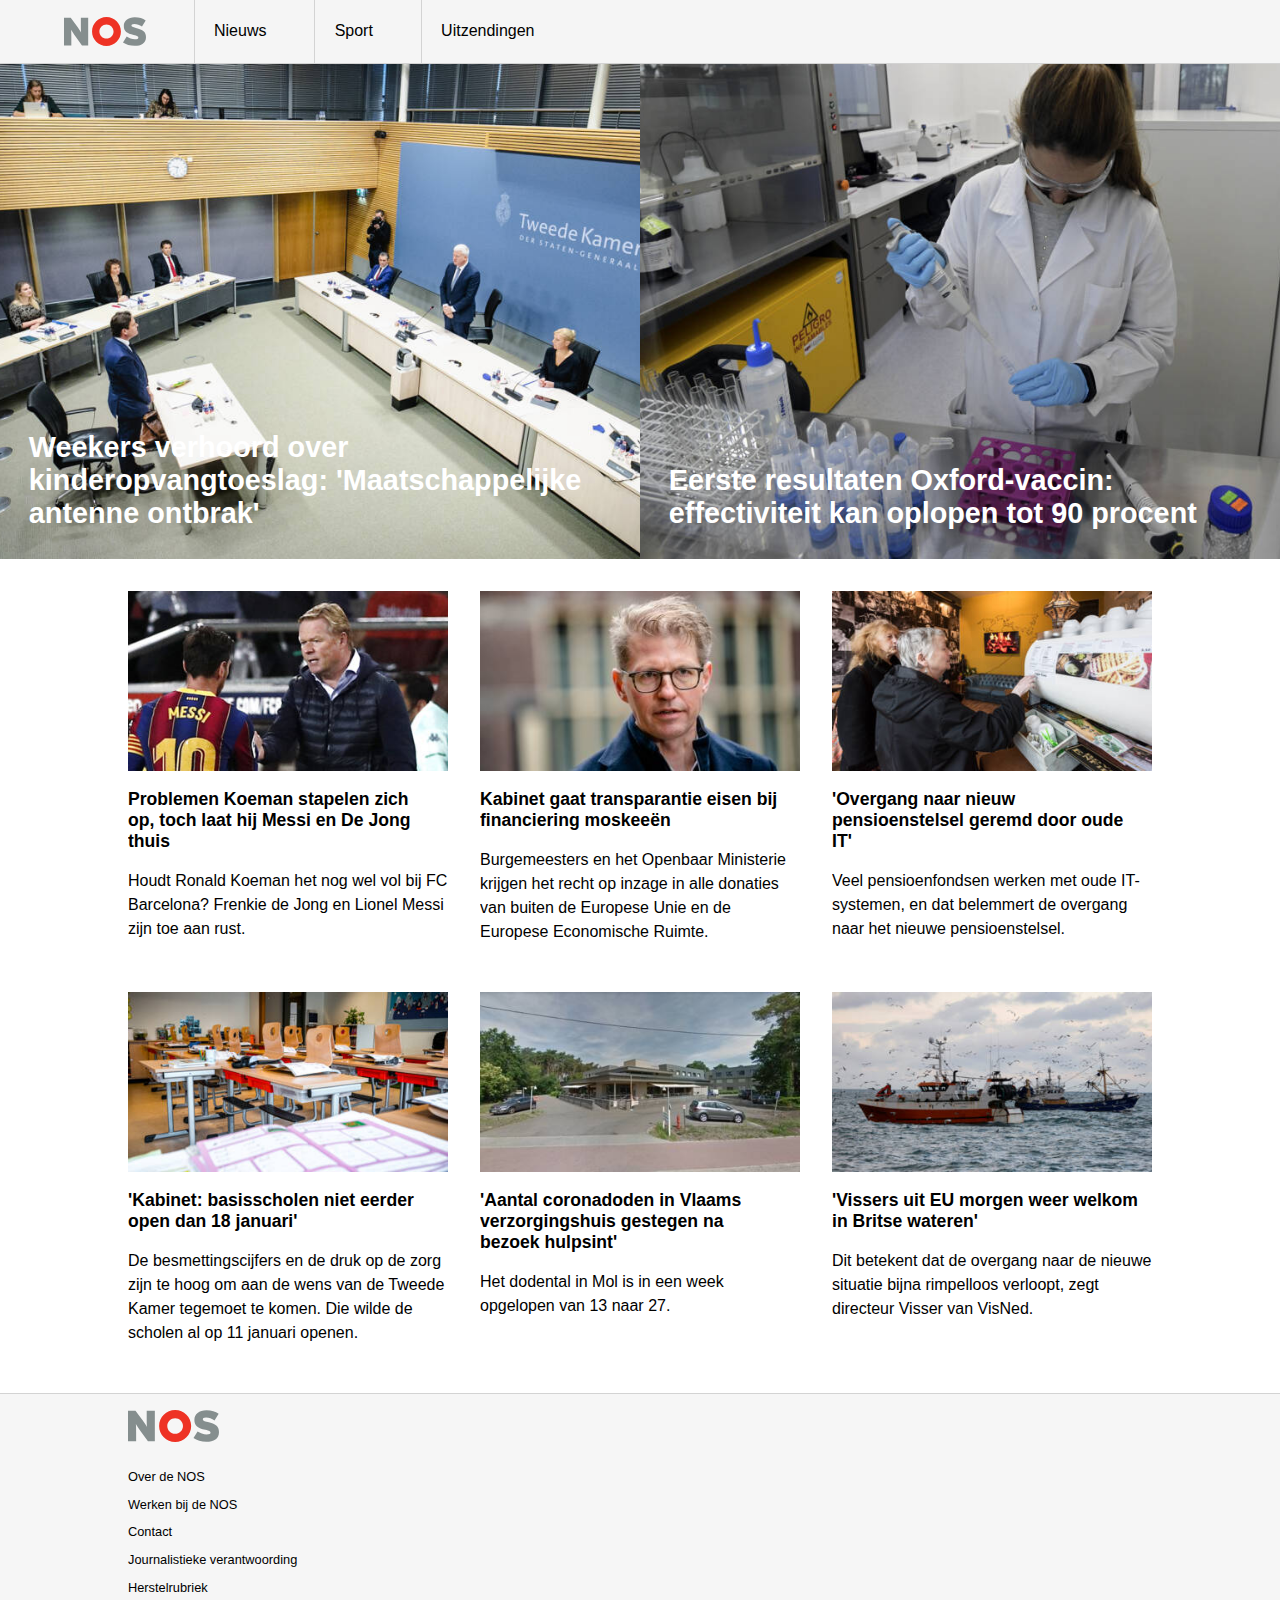
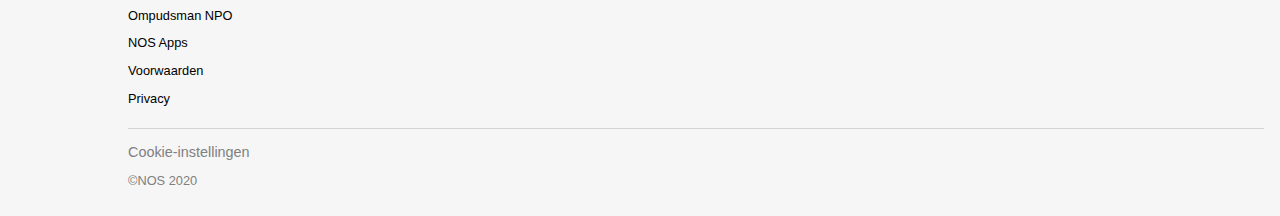
<file: index.html>
<!doctype html>
<html lang="nl">
	
<head>
	<meta charset="UTF-8">
	<meta name="author" content="jouw naam">
	<meta name="viewport" content="width=device-width, initial-scale=1">
	
	<title>NOS.nl - Nieuws, Sport en Evenementen | Nederlandse Omroep Stichting</title>
	<link rel="icon" type="image/png" href="images/favicon_nos.png">
	<link href="styles/style.css" rel="stylesheet">
</head>

<body>
    
    <header>
          <button id="hamburger-menu">          
             <img src="images/Hamburger.svg" alt="hamburger menu" id="menu" onclick="change();">
          </button>
          <a href="index.html">
              <img src="images/NOS_logo.svg" alt="Logo NOS">
          </a>
          
    <nav class="top-nav">
        <ul>
            <li>
                <a href="">Nieuws</a>
            </li>
            <li>
                <a href="">Sport</a>
            </li>
            <li>
                <a href="">Uitzendingen</a>
            </li>
        </ul>
    </nav>
    </header>
    <nav id="navigatie" class="">
        <ul>
            <li>
                <a href="">Nieuws</a>
            </li>
            <li>
                <a href="">Sport</a>
            </li>
            <li>
                <a href="">Uitzendingen</a>
            </li>
        </ul>
    </nav>
    
    <main>
	    <section class="top-section">
	         <a href="artikel.html">
	             <article>
	                     <h2> 
	                     Weekers verhoord over kinderopvangtoeslag: 'Maatschappelijke antenne ontbrak'
	                     </h2>
	                     <img src="images/nos_verhoor.jpg" alt="Weekers verhoord over kinderopvangtoeslag: 'Maatschappelijke antenne ontbrak'">
	             </article>
	         </a>   
	  
	         <a href="">
	             <article>
	                     <h2> 
	                     Eerste resultaten Oxford-vaccin: effectiviteit kan oplopen tot 90 procent
	                     </h2>
	                     <img src="images/nos_vaccin.jpg" alt="Eerste resultaten Oxford-vaccin: effectiviteit kan oplopen tot 90 procent">
	             </article>
	         </a>   
	    </section>
	    
	    <section class="middle-section">
	        <article>
	            <a href="">
	                       <img src="images/nos_koeman.jpg" alt="Problemen Koeman stapelen zich op, toch laat hij Messi en De Jong thuis">
	               <h3> 
                   Problemen Koeman stapelen zich op, toch laat hij Messi en De Jong thuis
                   </h3>
	               <p>Houdt Ronald Koeman het nog wel vol bij FC Barcelona? Frenkie de Jong en Lionel Messi zijn toe aan rust.</p>
	            </a>
	        </article>
	        
	        <article>
	            <a href="">
	                       <img src="images/nos_kabinet.jpg" alt="Kabinet gaat transparantie eisen bij financiering moskeeën">
	               <h3> 
                   Kabinet gaat transparantie eisen bij financiering moskeeën
                   </h3>
	               <p>Burgemeesters en het Openbaar Ministerie krijgen het recht op inzage in alle donaties van buiten de Europese Unie en de Europese Economische Ruimte.</p>
	            </a>
	        </article>
	        
	        <article>
	            <a href="">
	                       <img src="images/nos_pensioen.jpg" alt="'Overgang naar nieuw pensioenstelsel geremd door oude IT'">
	               <h3> 
                   'Overgang naar nieuw pensioenstelsel geremd door oude IT'
                   </h3>
	               <p>Veel pensioenfondsen werken met oude IT-systemen, en dat belemmert de overgang naar het nieuwe pensioenstelsel.</p>
	            </a>
	        </article>
	        
	        <article>
	            <a href="">
	                       <img src="images/nos_basis.jpg" alt="'Kabinet: basisscholen niet eerder open dan 18 januari'">
	               <h3> 
                   'Kabinet: basisscholen niet eerder open dan 18 januari'
                   </h3>
	               <p>De besmettingscijfers en de druk op de zorg zijn te hoog om aan de wens van de Tweede Kamer tegemoet te komen. Die wilde de scholen al op 11 januari openen.</p>
	            </a>
	        </article>
	        
	        <article>
	            <a href="">
	                       <img src="images/nos_coronadoden.jpg" alt="'Aantal coronadoden in Vlaams verzorgingshuis gestegen na bezoek hulpsint'">
	               <h3> 
                    'Aantal coronadoden in Vlaams verzorgingshuis gestegen na bezoek hulpsint'
                   </h3>
	               <p>Het dodental in Mol is in een week opgelopen van 13 naar 27.</p>
	            </a>
	        </article>
	        
	        <article>
	            <a href="">
	                       <img src="images/nos_vissers.jpg" alt="'Vissers uit EU morgen weer welkom in Britse wateren'">
	               <h3> 
                   'Vissers uit EU morgen weer welkom in Britse wateren'
                   </h3>
	               <p>Dit betekent dat de overgang naar de nieuwe situatie bijna rimpelloos verloopt, zegt directeur Visser van VisNed.</p>
	            </a>
	        </article>
	        
	        
	    </section> 
	    
	</main>
	
	<footer>
	    <a href="">
	        <img src="images/NOS_logo.svg" alt="Logo NOS">
	    </a>
	    <ul>
	        <li>
	            <a href="">Over de NOS</a>
	        </li>
	        <li>
	            <a href="">Werken bij de NOS</a>
	        </li>
	        <li>
	           <a href="">Contact</a>
	        </li>
	        <li>
	            <a href="">Journalistieke verantwoording</a>
	        </li>
	        <li>
	            <a href="">Herstelrubriek</a>
	        </li>
	        <li>
	           <a href="">Ompudsman NPO</a>
	        </li>
	        <li>
	            <a href="">NOS Apps</a>
	        </li>
	        <li>
	            <a href="">Voorwaarden</a>
	        </li>
	        <li>
	            <a href="">Privacy</a>
	        </li>
	    </ul>
	    <section>
	        <a href="">Cookie-instellingen</a>
	        <p>©NOS 2020</p>
	    </section>
	</footer>
	
	
	<script src="scripts/script.js"></script>
</body>
	
</html>
</file>
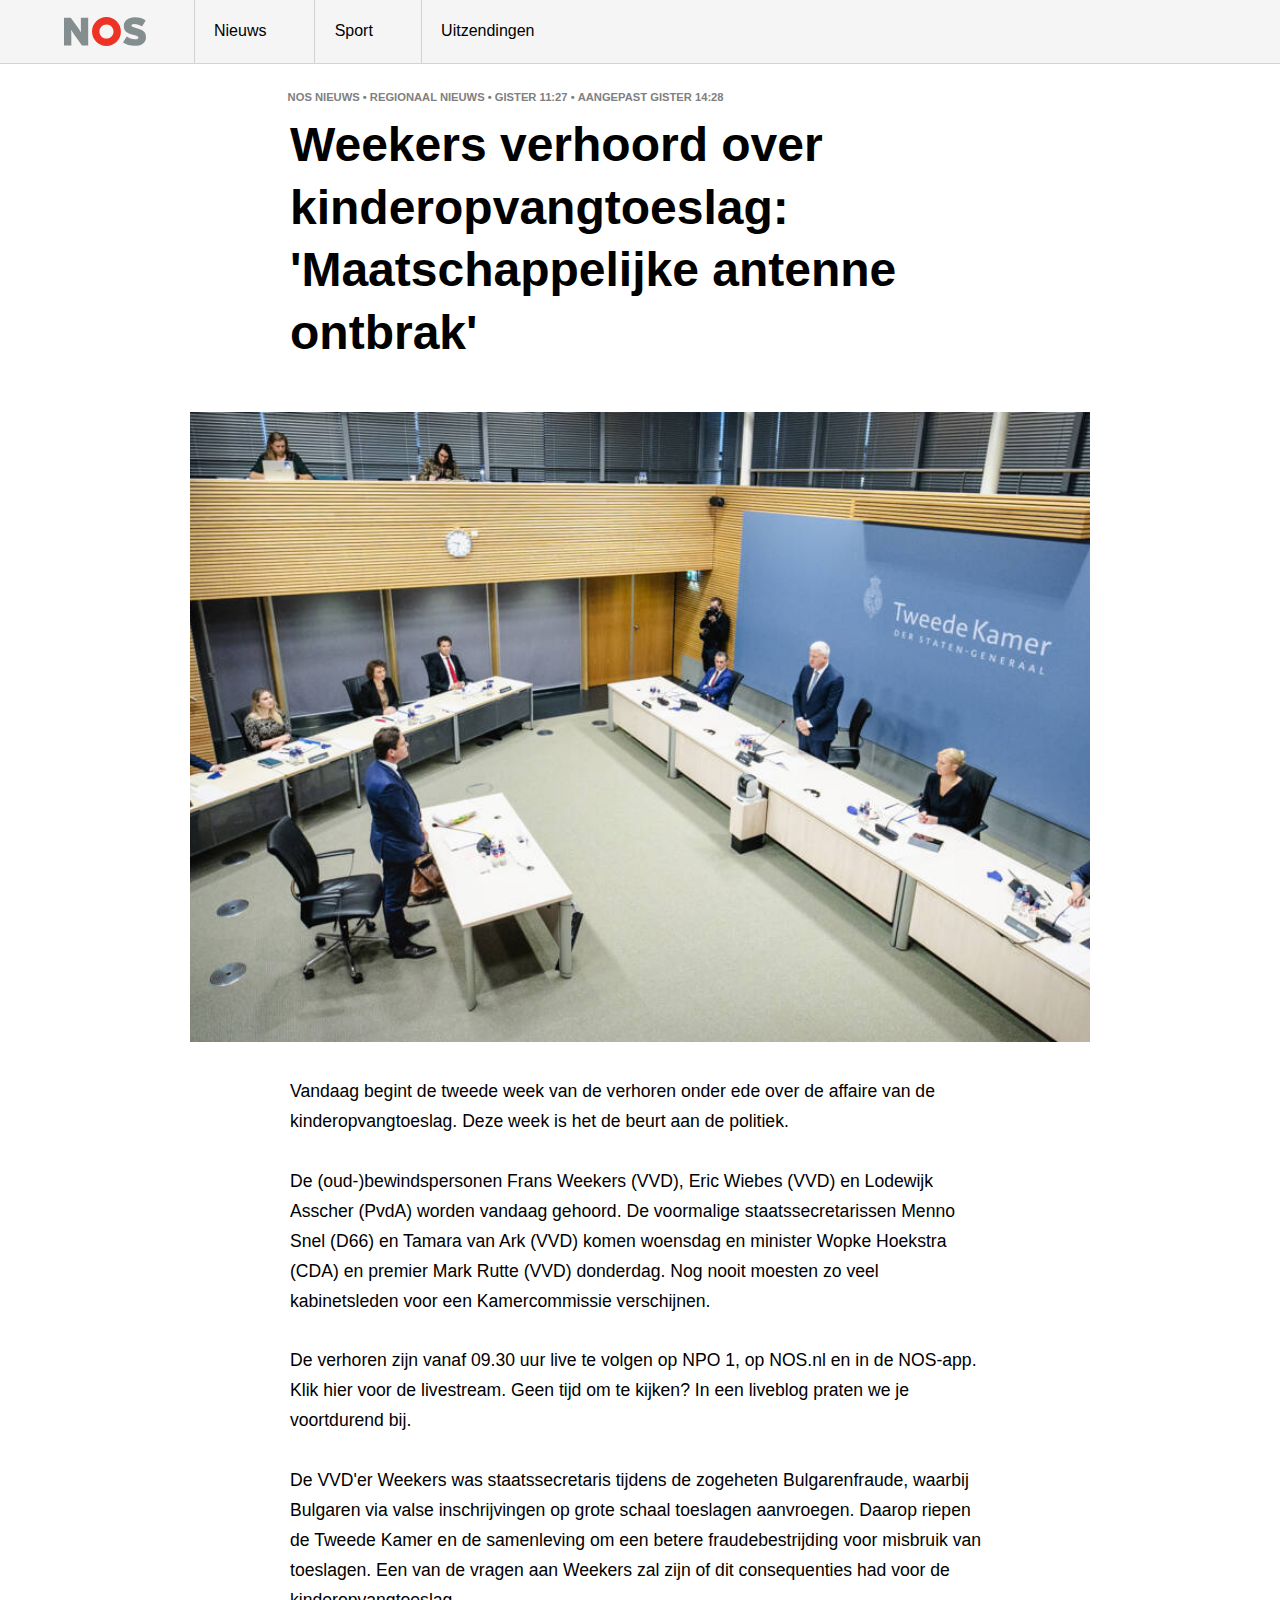
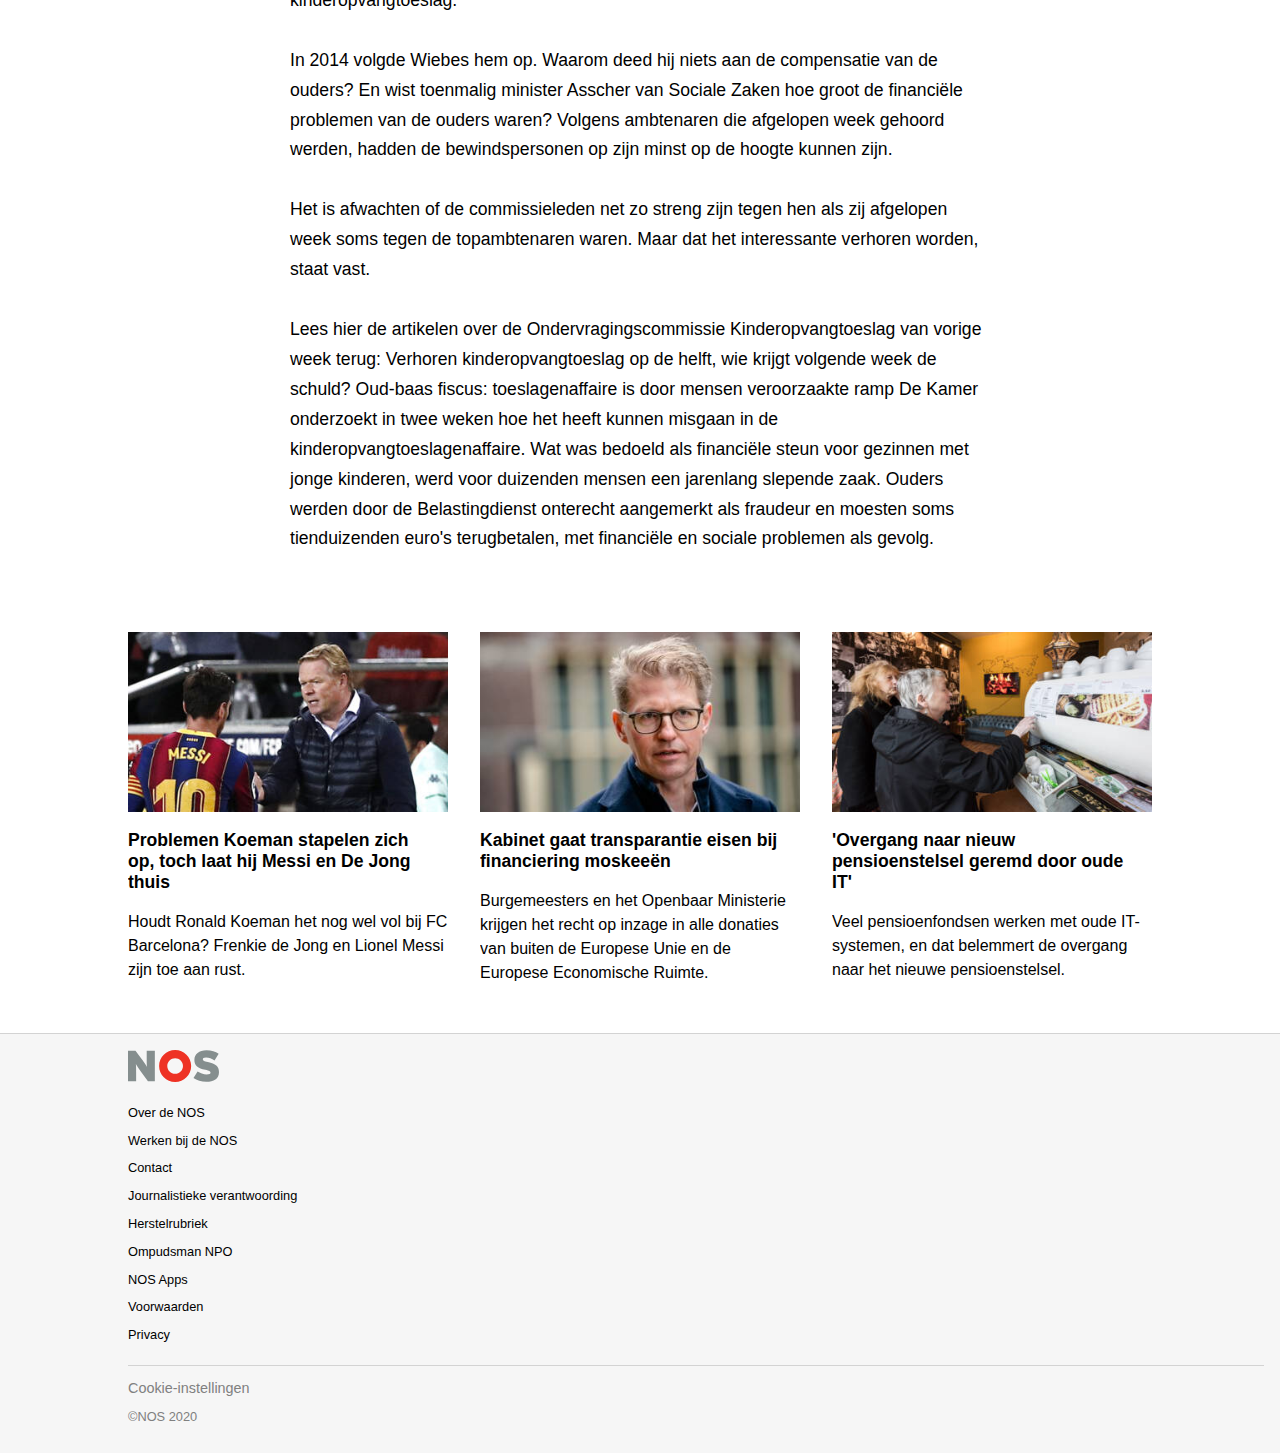
<file: artikel.html>
<html lang="nl">
	
<head>
	<meta charset="UTF-8">
	<meta name="author" content="jouw naam">
	<meta name="viewport" content="width=device-width, initial-scale=1">
	
	<title>Weekers verhoord over kinderopvangtoeslag:'Maatschappelijke antenne ontbrak'</title>
	<link rel="icon" type="image/png" href="images/favicon_nos.png">
	<link href="styles/style.css" rel="stylesheet">
</head>

<body>
    <header>
          <button id="hamburger-menu">          
             <img src="images/Hamburger.svg" alt="Hamburger menu" id="menu" onclick="change();">
          </button>
          <a href="index.html">
              <img src="images/NOS_logo.svg" alt="Logo NOS">
          </a>
          <nav class="top-nav">
        <ul>
            <li>
                <a href="">Nieuws</a>
            </li>
            <li>
                <a href="">Sport</a>
            </li>
            <li>
                <a href="">Uitzendingen</a>
            </li>
        </ul>
    </nav>
    </header>
    <nav id="navigatie" class="">
        <ul>
            <li>
                <a href="">Nieuws</a>
            </li>
            <li>
                <a href="">Sport</a>
            </li>
            <li>
                <a href="">Uitzendingen</a>
            </li>
        </ul>
    </nav>
    <main>
    <img class="img-artikel-bovenste" src="images/nos_verhoor.jpg" alt="Weekers verhoord over kinderopvangtoeslag: 'Maatschappelijke antenne ontbrak'">
    <section class="artikel">
        <ul>
	        <li>
	            <a href="">NOS Nieuws • </a>
	        </li>
	        <li>
	            <a href=""> Regionaal Nieuws • </a>
	        </li>
	        <li>
	           <a href="">gister 11:27 • </a>
	        </li>
	        <li>
	            <a href="">Aangepast gister 14:28</a>
	        </li>
	    </ul>
        <h1>Weekers verhoord over kinderopvangtoeslag: 'Maatschappelijke antenne ontbrak'</h1>
         <img class="img-artikel" src="images/nos_verhoor.jpg" alt="Weekers verhoord over kinderopvangtoeslag: 'Maatschappelijke antenne ontbrak'">

        <p>Vandaag begint de tweede week van de verhoren onder ede over de affaire van de kinderopvangtoeslag. Deze week is het de beurt aan de politiek. <br><br>

        De (oud-)bewindspersonen Frans Weekers (VVD), Eric Wiebes (VVD) en Lodewijk Asscher (PvdA) worden vandaag gehoord. De voormalige staatssecretarissen Menno Snel (D66) en Tamara van Ark (VVD) komen woensdag en minister Wopke Hoekstra (CDA) en premier Mark Rutte (VVD) donderdag. Nog nooit moesten zo veel kabinetsleden voor een Kamercommissie verschijnen.<br><br>

        De verhoren zijn vanaf 09.30 uur live te volgen op NPO 1, op NOS.nl en in de NOS-app. Klik hier voor de livestream. Geen tijd om te kijken? In een liveblog praten we je voortdurend bij.<br><br>

        De VVD'er Weekers was staatssecretaris tijdens de zogeheten Bulgarenfraude, waarbij Bulgaren via valse inschrijvingen op grote schaal toeslagen aanvroegen. Daarop riepen de Tweede Kamer en de samenleving om een betere fraudebestrijding voor misbruik van toeslagen. Een van de vragen aan Weekers zal zijn of dit consequenties had voor de kinderopvangtoeslag.<br><br>

        In 2014 volgde Wiebes hem op. Waarom deed hij niets aan de compensatie van de ouders? En wist toenmalig minister Asscher van Sociale Zaken hoe groot de financiële problemen van de ouders waren? Volgens ambtenaren die afgelopen week gehoord werden, hadden de bewindspersonen op zijn minst op de hoogte kunnen zijn.<br><br>

        Het is afwachten of de commissieleden net zo streng zijn tegen hen als zij afgelopen week soms tegen de topambtenaren waren. Maar dat het interessante verhoren worden, staat vast.<br><br>

        Lees hier de artikelen over de Ondervragingscommissie Kinderopvangtoeslag van vorige week terug:
        Verhoren kinderopvangtoeslag op de helft, wie krijgt volgende week de schuld?
        Oud-baas fiscus: toeslagenaffaire is door mensen veroorzaakte ramp
        De Kamer onderzoekt in twee weken hoe het heeft kunnen misgaan in de kinderopvangtoeslagenaffaire. Wat was bedoeld als financiële steun voor gezinnen met jonge kinderen, werd voor duizenden mensen een jarenlang slepende zaak. Ouders werden door de Belastingdienst onterecht aangemerkt als fraudeur en moesten soms tienduizenden euro's terugbetalen, met financiële en sociale problemen als gevolg.<br><br></p>
        
    </section>
    
    <section class="middle-section">
	        <article>
	            <a href="">
	                       <img src="images/nos_koeman.jpg" alt="Problemen Koeman stapelen zich op, toch laat hij Messi en De Jong thuis">
	               <h3> 
                   Problemen Koeman stapelen zich op, toch laat hij Messi en De Jong thuis
                   </h3>
	               <p>Houdt Ronald Koeman het nog wel vol bij FC Barcelona? Frenkie de Jong en Lionel Messi zijn toe aan rust.</p>
	            </a>
	        </article>
	        
	        <article>
	            <a href="">
	                       <img src="images/nos_kabinet.jpg" alt="Kabinet gaat transparantie eisen bij financiering moskeeën">
	               <h3> 
                   Kabinet gaat transparantie eisen bij financiering moskeeën
                   </h3>
	               <p>Burgemeesters en het Openbaar Ministerie krijgen het recht op inzage in alle donaties van buiten de Europese Unie en de Europese Economische Ruimte.</p>
	            </a>
	        </article>
	        
	        <article>
	            <a href="">
	                       <img src="images/nos_pensioen.jpg" alt="'Overgang naar nieuw pensioenstelsel geremd door oude IT'">
	               <h3> 
                   'Overgang naar nieuw pensioenstelsel geremd door oude IT'
                   </h3>
	               <p>Veel pensioenfondsen werken met oude IT-systemen, en dat belemmert de overgang naar het nieuwe pensioenstelsel.</p>
	            </a>
	        </article>
        </section>
	    
	</main>
	
	<footer>
	    <a href="">
	        <img src="images/NOS_logo.svg" alt="Logo NOS">
	    </a>
	    <ul>
	        <li>
	            <a href="">Over de NOS</a>
	        </li>
	        <li>
	            <a href="">Werken bij de NOS</a>
	        </li>
	        <li>
	           <a href="">Contact</a>
	        </li>
	        <li>
	            <a href="">Journalistieke verantwoording</a>
	        </li>
	        <li>
	            <a href="">Herstelrubriek</a>
	        </li>
	        <li>
	           <a href="">Ompudsman NPO</a>
	        </li>
	        <li>
	            <a href="">NOS Apps</a>
	        </li>
	        <li>
	            <a href="">Voorwaarden</a>
	        </li>
	        <li>
	            <a href="">Privacy</a>
	        </li>
	    </ul>
	    <section>
	        <a href="">Cookie-instellingen</a>
	        <p>©NOS 2020</p>
	    </section>
	</footer>
	
	<script src="scripts/script.js"></script>
</body>
	
</html>
</file>
<file: styles/style.css>
/* CSS Document */
*, *::after, *::before {
  box-sizing:border-box;  
}

/***** BODY *****/

    /* standaard waarden voor de body zoals geen margin en het font aanroepen */
body {
    margin: 0;
    font-family: Helvetica Neue, sans-serif;
    display: block;
}

a {
    text-decoration: none;
}


/***** HEADER *****/

    /* header vormgeven*/
header{
    display: flex;
    height: 4em;
    align-items: center;
    background: WhiteSmoke;
    border-bottom:  1px lightgray solid;
}

    /* geen blauwe lijn om de button afbeelding*/
header button{
    background: none; 
    border: none;
}

    /* als er op de button is geklikt geen uitline weergeven*/
header button:focus {outline:0;}
 
    /* de maat en de margin van de button image aangeven*/
header button img{
    height: 2em;
    margin-left: 1em
}
    /* de maat en de margin van de button image aangeven*/
header a{
    display: block;
    height: 1.8em;
    margin-left: 1em; 
}

header a img{
     height: 100%;
}

/***** NAV *****/

/* navigatie verbergen*/
nav{
    overflow: hidden;
    height:0 ;
}

/* navigatie tonen als er op het icoon wordt geklikt*/
.toon-menu {
    height: 30%;
}

/* geen stijl aan de lijst*/
nav ul li {
    list-style: none;
    padding: 1em;
}

/* zwarte kleur*/
nav ul li a{
    color: black;
}
    /* navigatie van grotere schermgrootes niet tonen*/
.top-nav{
    display: none;
}


/***** MAIN *****/

/***** UPPER SECTION *****/

        /* de sectie omzetten naar een kolom d.m.v. flex, zodat het ook past */
.top-section{
    display: flex;
    flex-direction: column;
}

/* de breedte het a element bepalen*/
.top-section a {
    display: block;
    width: 100%;
    height: 100%;
}
    /* absolute zodat de teks er overheen gaat & overflow zodat de afbeelding niet groter wordt*/
.top-section article {
    height: 100%;
    position: relative;
    overflow: hidden;
}

    /* de afbeeldingen de juiste groote meegeven en een transitie van 1sec meegeven bij hover*/
.top-section article img {
    height: 100%;
    width: 100%;
    object-fit: cover;
    transition: ease 1s;
}

    /* afbeelding met 1,05 laten vergroten op hover */
.top-section article img:hover{
    transform: scale(1.02);
   
}

    /* tekst van de hoofdartikelen aanpassen, de groote schaalt mee de kleur is wit en een kleine shadowzodat het ook leesbaar is op een witte achtergrond*/
h2{
    font-size: 4vw;
    color: white;
    position: absolute;
    bottom: 0;
    margin: 1em;
    z-index: 2;    
}

/* tekst voor de afbeelding zetten dmv "absolute" en margin meegeven top en bottom links en rechts zijn 1em*/


/***** MIDDLE SECTION *****/

     /* margin en padding meegeven*/
.middle-section{
    margin-top: 1em;
    margin-bottom: 1em;
    padding-left: 1em;
    padding-right: 1em;
    
}
    /* border toevoegen */
.middle-section article {
    display: block;
    border-bottom: 1px solid lightgray;
    margin-top: 1em;
    padding-bottom: 1em;
    overflow: hidden;
}
    /* flex zodat het naast elkaar staat*/
.middle-section a {
    display: flex;
    width: 100%;
    
}
    /* groote bepalen dmv vw en transition van 1sec toevoegen*/
.middle-section article img {
    display: block;
    width: 30vw;
    margin-right: 1em;
    transition: ease 1s;
    }
    
    /* afbeelding met 5% vergroten op hover*/
.middle-section article img:hover{
    transform: scale(1.05);
}
    
    /* font groote en dikte meegeven en zorgen dat hij boven staat dmv margin 0*/
h3{
    font-size: 4vw;
    font-weight: 400;
    color: black;
    margin-top: 0;
}
    /* p niet weergeven op small screen*/
.middle-section article p{
    display: none;
}


/***** FOOTER *****/

    /*achtergrondkleur meegeven en margin, padding en een border eromheen.*/
footer{
    background-color: #f6f6f6;
    margin-top: 1em;
    padding: 1em;
    border-top: 1px solid lightgray;
    
}
    /* afb in footer stijlen*/
footer a img{
    height: 2em;
    margin-bottom: 1em;
}
    /* geen margin en padding meegeven zodat ze links en boven staan*/
footer ul{
    margin: 0;
    padding: 0;
}
    
    /* geen stijl aan de lijst meegeven en font groote bepalen*/
footer ul li{
    list-style: none;
    font-size: 0.8em;
}
    /* block meegeven zodat ik ze op padding kan stijlen en tekst zwarte kleur maken */
footer ul li a{
    color: black;
    display: block;
    padding-top: 0.5em;
    padding-bottom: 0.5em;   
}
    /* op hover wordt de tekst rood*/
footer ul li a:hover{
    color: red;
}

    /* border in de footer en een margin van 1em boven*/
footer section{
    border-top: 1px solid lightgray;
    margin-top: 1em;
}

    /* block zodat margin werkt en kleur van tekst grijs maken*/
footer section a{
    display: block;
    color: gray;
    margin-top: 1em; 
    font-size: 0.9em;
}

    /* grijze kleur en groote van 0.8em*/
footer section p{
    color: gray;
    font-size: 0.8em;
}


/***** ARTIKEL *****/


    /* onderse afbeelding niet tonen*/
.img-artikel{
    display: none;  
}

    /* bovenste afbeelding stijlen*/
.img-artikel-bovenste{
    height: 46vh;
    width: 100%;
    object-fit: cover;
}

    /* padding om hele artikel van 1em */
.artikel{
    padding: 1em;
}
    
    /* alled grote letters*/
.artikel ul{
    list-style: none;
    padding: 0em;
    margin: 1em;
    text-transform: uppercase;
    font-size: 0.6em;
    font-weight: 800;
    }

    /* naast elkaar zetten*/
.artikel ul li{
    display: inline-block;
    vertical-align: top;
}
    
    /* grijze kleur maken*/
.artikel ul li a{
    color: gray;
}

    /* rood op hover*/
.artikel ul li a:hover{
    color: red;
}
    /* groote van titel*/
.artikel h1{
    font-size: 1.5em;
    line-height: 1.3em;
}
    
    /* tekst van artikel opmaken*/
.artikel p{
    display: block;
    line-height: 1.7em;
    padding-top: 2em;
}

 /******* MEDIA QUERIES ****/

@media (min-width: 600px){
    
    /******* HEADRER sectie MEDIA 600px *****/
    
    header{
        margin: auto;
    }
    
    header a img{
        margin-left: 3em;
    }
    
    
    /* nav in header laten zien op grote schermen */
    .top-nav{
        display: flex;
        height: 100%;
        margin: 0;
        padding: 0;
    
    }
    
    .top-nav ul{
        display: flex;
        flex-direction: row;
        margin: 0;
        padding: 0;
        padding-left: 3em
       
    }
    
    .top-nav ul li{
        list-style: none;
        padding: 0;
        margin: 0;
    
    }
    
    .top-nav ul li a{
        display: block;
        color: black;
        border-left: 1px lightgray solid;
        padding: 0;
        padding-left: 1.2em;
        padding-right: 3em;
        padding-top: 1.4em;
        margin: 0;
        height: 100%;
        transition: ease 0.4s;
        
    }
    
    .top-nav ul li a:hover{
        color: red;
        border-left: 1px red solid;
        text-decoration: underline red solid;
    }
    
        /* hamburger icoon niet laten zien*/
    header button{
        display: none;
    }
     /******* bovenste sectie MEDIA 600px *****/
    
    .top-section{
        display: flex;
        flex-direction: row;
        height: 35vh;    
}
    
    h2{
        font-size: 1.2em;
        color: white;
        position: absolute;
        bottom: 0;
        margin: 2em;
        z-index: 2;    
}
    
    /******* middelste sectie MEDIA 600px *****/

        /* omzetten naar grid in 2 kolommen van 35vw*/
    .middle-section{
        display: grid;
        grid-template-columns: 35vw 35vw;
        grid-column-gap: 2em;
        justify-content: center;
    }
        
    .middle-section article img {
        width: 100%;
        margin-right: 0 ;
        
    }
    
    .middle-section article {
        border: none;
    } 
    
    .middle-section a {
        display: block;
        border: none;      
    }
    
    .middle-section a h3{
        font-size: 1.1em;
        margin-top: 1em;
        width: 32vw;
        font-weight: 700;
    }   
    
    .middle-section article p{
        display: flex;
        color: black;
        font-weight: 400;
        font-size: 1em; 
        line-height: 1.5em;    
}
    
    /******* FOOTER MEDIA 600px *****/
    
    footer{
        padding-left: 13vw
    }
    
    
    /******* ARTIKEL MEDIA 600px *****/
    
    
    .img-artikel-bovenste{
        display: none;
    }
    
    
    .img-artikel{
        display: block;
        height: 50%;
        width: 650px;
        object-fit: cover;
        margin: auto;
    }
    
    .artikel ul{
        text-align: center;
        font-size: 0.7em;
        margin-right: 130px;
    }

    .artikel h1{
        margin: auto;
        width: 550px;
        font-size: 2.5em;
        margin-bottom: 1em;
    }
    
    .artikel p{
        margin: auto;
        width: 550px;
        font-size: 1em;
        font-weight: 400;  
    }
    
}

@media (min-width: 900px){    
    
    /******* bovenste sectie MEDIA 900px *****/
    
    .top-section{
        height: 55vh;    
}
    
    h2{
        font-size: 1.8em;
        margin: 1em;   
}
    /******* middelste sectie MEDIA 900px *****/

        /* omzetten naar grid in 3 kolommen van 25vw*/
    .middle-section{
        grid-template-columns: 25vw 25vw 25vw;
        margin-left: 6em;
        margin-right: 6em;
    } 
    
    .middle-section a h3{
        width: 24vw;
    }
    
    .middle-section a h3:hover{
        color: red;
        transition: 0.55s;
    }
    
    
    /******* FOOTER MEDIA 900px *****/
    
    footer{
        padding-left: 10vw
    }
    
    /******* ARTIKEL MEDIA 900px *****/
    
    .img-artikel{
        height: 70%;
        width: 900px;
    }
        
    .artikel{
        display: block;
         
    }
    
    .artikel ul{
        margin-right: 280px;
    }
    
    .artikel h1{
        width: 700px;
        font-size: 3em;
    }
    
    .artikel p{
        width: 700px;
        font-size: 1.1em;
    }   
}
</file>
